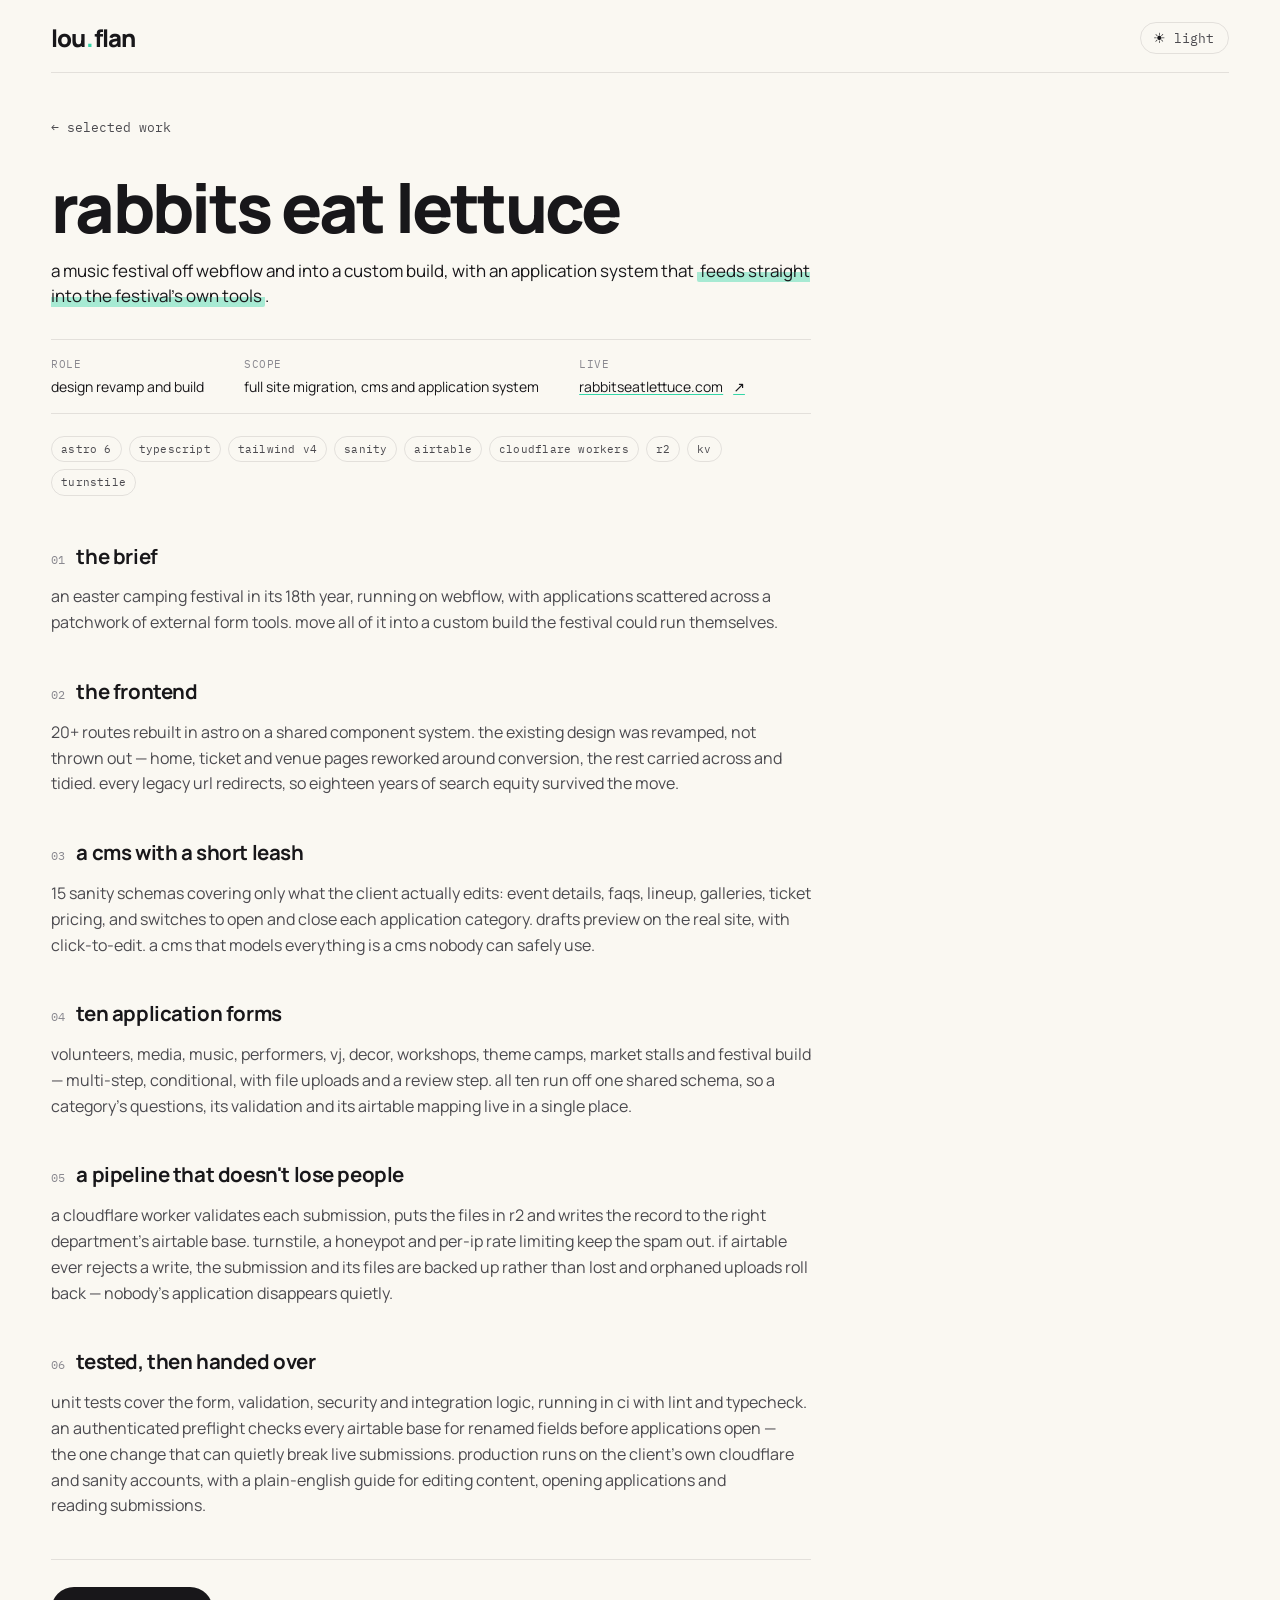
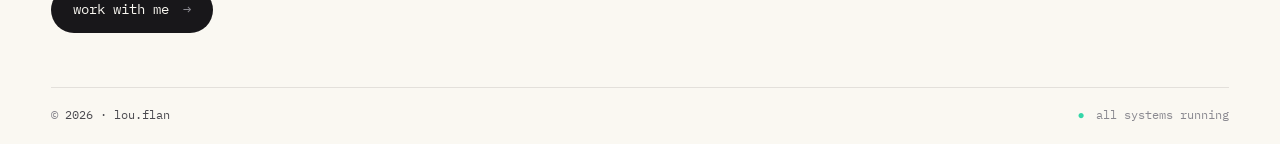
<file: work/rabbits-eat-lettuce/index.html>
<!doctype html>
<html lang="en" data-theme="light">
<head>
  <meta charset="utf-8" />
  <meta name="viewport" content="width=device-width, initial-scale=1" />
  <title>rabbits eat lettuce — case study — lou.flan</title>
  <meta name="description" content="moving a music festival off webflow into a custom astro build: 20+ routes, a sanity cms the client runs themselves, and ten application forms feeding straight into their airtable." />
  <script>
    // Apply the saved theme before first paint to avoid a flash of light theme.
    try {
      const saved = localStorage.getItem('theme');
      if (saved === 'dark' || saved === 'disco') {
        document.documentElement.dataset.theme = saved;
      }
    } catch {}
  </script>
  <link rel="icon" href="../../fav.png" type="image/png" />
  <link rel="preconnect" href="https://fonts.googleapis.com" />
  <link rel="preconnect" href="https://fonts.gstatic.com" crossorigin />
  <link rel="stylesheet" href="https://fonts.googleapis.com/css2?family=Manrope:wght@400;500;600;700;800&family=IBM+Plex+Mono:wght@400;500;600&display=swap" />
  <link rel="stylesheet" href="../../styles.css?v=3" />
</head>
<body>
  <div class="shell">
    <nav class="topnav" aria-label="primary">
      <a href="/" class="brand" aria-label="lou.flan — home">
        <span class="brandmark">
          <span>lou</span><span class="brandmark-dot" aria-hidden="true">.</span><span>flan</span>
        </span>
      </a>
      <div class="nav-right">
        <button type="button" class="theme-toggle" aria-label="Theme. Activate to cycle.">
          <span class="icon" aria-hidden="true">☀</span>
          <span class="label mono">light</span>
        </button>
      </div>
    </nav>

    <main class="doc">
      <a class="backlink mono" href="/">&larr; selected work</a>

      <header class="doc-head">
        <h1 class="doc-title">rabbits eat lettuce</h1>
        <p class="doc-standfirst">
          a music festival off webflow and into a custom build, with an application system that
          <mark>feeds straight into the festival's own tools</mark>.
        </p>

        <dl class="factlist">
          <div>
            <dt class="mono">role</dt>
            <dd>design revamp and build</dd>
          </div>
          <div>
            <dt class="mono">scope</dt>
            <dd>full site migration, cms and application system</dd>
          </div>
          <div>
            <dt class="mono">live</dt>
            <dd>
              <a class="ext" href="https://rabbitseatlettuce.com" target="_blank" rel="noopener">
                rabbitseatlettuce.com<span class="sr-only"> (opens in a new tab)</span>
                <span aria-hidden="true">&#8599;</span>
              </a>
            </dd>
          </div>
        </dl>

        <ul class="taglist mono" aria-label="stack">
          <li>astro 6</li>
          <li>typescript</li>
          <li>tailwind v4</li>
          <li>sanity</li>
          <li>airtable</li>
          <li>cloudflare workers</li>
          <li>r2</li>
          <li>kv</li>
          <li>turnstile</li>
        </ul>
      </header>

      <section class="doc-section">
        <h2 class="doc-h2"><span class="dim mono">01</span> the brief</h2>
        <p>
          an easter camping festival in its 18th year, running on webflow, with applications scattered across
          a patchwork of external form tools. move all of it into a custom build the festival could run
          themselves.
        </p>
      </section>

      <section class="doc-section">
        <h2 class="doc-h2"><span class="dim mono">02</span> the frontend</h2>
        <p>
          20+ routes rebuilt in astro on a shared component system. the existing design was revamped, not
          thrown out — home, ticket and venue pages reworked around conversion, the rest carried across and
          tidied. every legacy url redirects, so eighteen years of search equity survived the move.
        </p>
      </section>

      <section class="doc-section">
        <h2 class="doc-h2"><span class="dim mono">03</span> a cms with a short leash</h2>
        <p>
          15 sanity schemas covering only what the client actually edits: event details, faqs, lineup,
          galleries, ticket pricing, and switches to open and close each application category. drafts preview
          on the real site, with click-to-edit. a cms that models everything is a cms nobody can safely use.
        </p>
      </section>

      <section class="doc-section">
        <h2 class="doc-h2"><span class="dim mono">04</span> ten application forms</h2>
        <p>
          volunteers, media, music, performers, vj, decor, workshops, theme camps, market stalls and festival
          build — multi-step, conditional, with file uploads and a review step. all ten run off one shared
          schema, so a category's questions, its validation and its airtable mapping live in a single place.
        </p>
      </section>

      <section class="doc-section">
        <h2 class="doc-h2"><span class="dim mono">05</span> a pipeline that doesn't lose people</h2>
        <p>
          a cloudflare worker validates each submission, puts the files in r2 and writes the record to the
          right department's airtable base. turnstile, a honeypot and per-ip rate limiting keep the spam out.
          if airtable ever rejects a write, the submission and its files are backed up rather than lost and
          orphaned uploads roll back — nobody's application disappears quietly.
        </p>
      </section>

      <section class="doc-section">
        <h2 class="doc-h2"><span class="dim mono">06</span> tested, then handed over</h2>
        <p>
          unit tests cover the form, validation, security and integration logic, running in ci with lint and
          typecheck. an authenticated preflight checks every airtable base for renamed fields before
          applications open — the one change that can quietly break live submissions. production runs on the
          client's own cloudflare and sanity accounts, with a plain-english guide for editing content, opening
          applications and reading submissions.
        </p>
      </section>

      <section class="doc-cta">
        <a class="email" href="mailto:hello@lou-flan.com">
          <span>work with me</span>
          <span class="email-arrow" aria-hidden="true">→</span>
        </a>
      </section>
    </main>

    <footer class="footstrip">
      <p class="mono"><span class="dim">©</span> 2026 · lou.flan</p>
      <p class="mono dim"><span class="blink" aria-hidden="true">●</span> all systems running</p>
    </footer>
  </div>

  <script src="../../theme.js?v=3"></script>
</body>
</html>
</file>
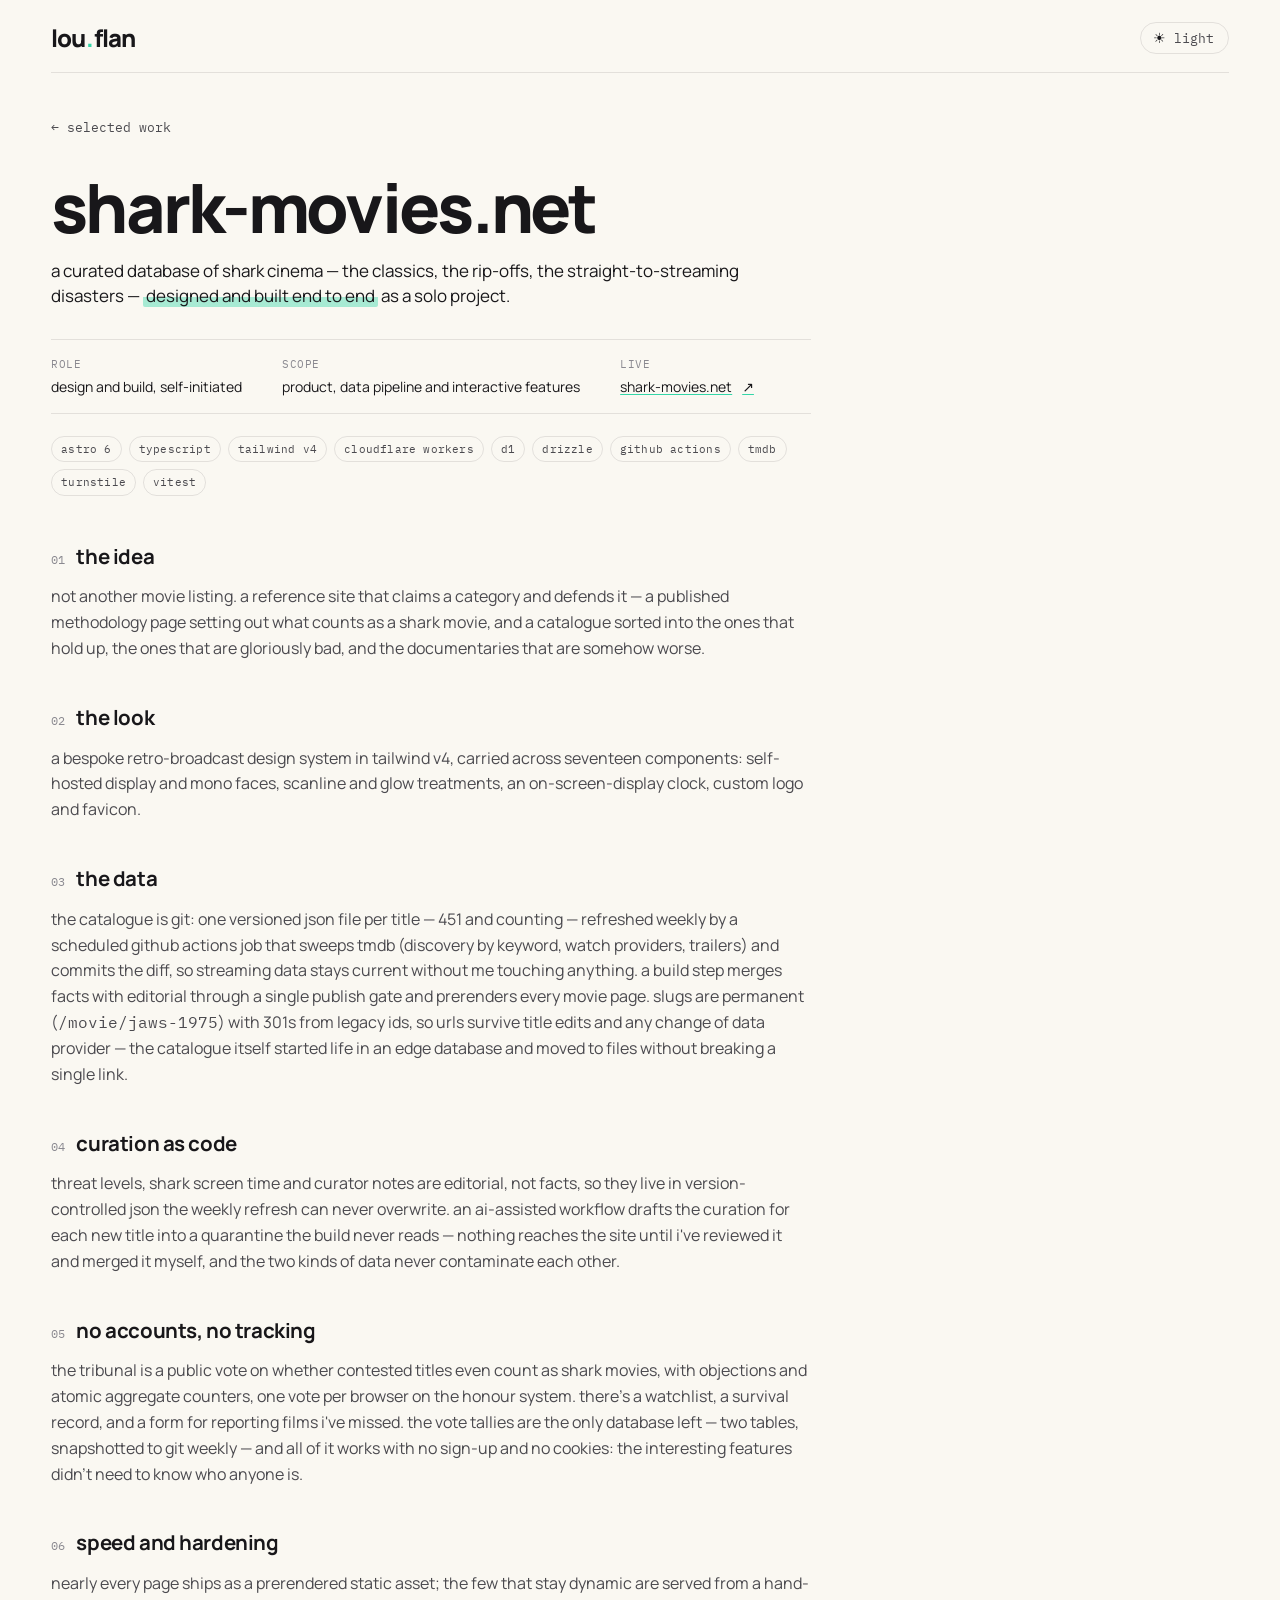
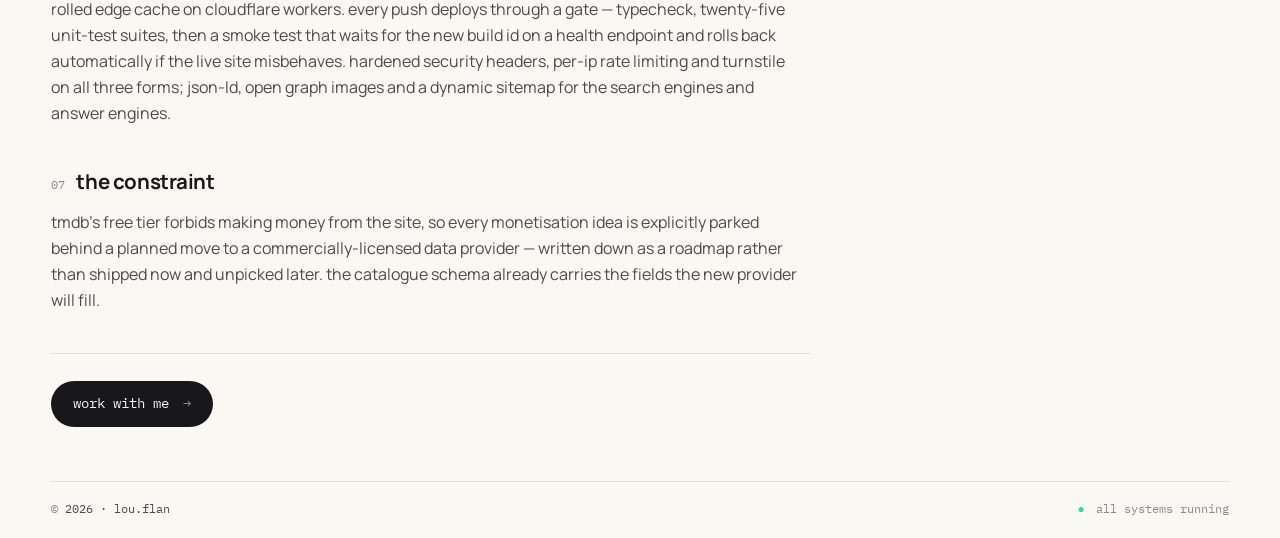
<file: work/shark-movies/index.html>
<!doctype html>
<html lang="en" data-theme="light">
<head>
  <meta charset="utf-8" />
  <meta name="viewport" content="width=device-width, initial-scale=1" />
  <title>shark-movies.net — case study — lou.flan</title>
  <meta name="description" content="a curated database of shark cinema, built solo on astro and cloudflare workers with a git-versioned catalogue, a weekly data pipeline and a public voting mechanic." />
  <script>
    // Apply the saved theme before first paint to avoid a flash of light theme.
    try {
      const saved = localStorage.getItem('theme');
      if (saved === 'dark' || saved === 'disco') {
        document.documentElement.dataset.theme = saved;
      }
    } catch {}
  </script>
  <link rel="icon" href="../../fav.png" type="image/png" />
  <link rel="preconnect" href="https://fonts.googleapis.com" />
  <link rel="preconnect" href="https://fonts.gstatic.com" crossorigin />
  <link rel="stylesheet" href="https://fonts.googleapis.com/css2?family=Manrope:wght@400;500;600;700;800&family=IBM+Plex+Mono:wght@400;500;600&display=swap" />
  <link rel="stylesheet" href="../../styles.css?v=3" />
</head>
<body>
  <div class="shell">
    <nav class="topnav" aria-label="primary">
      <a href="/" class="brand" aria-label="lou.flan — home">
        <span class="brandmark">
          <span>lou</span><span class="brandmark-dot" aria-hidden="true">.</span><span>flan</span>
        </span>
      </a>
      <div class="nav-right">
        <button type="button" class="theme-toggle" aria-label="Theme. Activate to cycle.">
          <span class="icon" aria-hidden="true">☀</span>
          <span class="label mono">light</span>
        </button>
      </div>
    </nav>

    <main class="doc">
      <a class="backlink mono" href="/">&larr; selected work</a>

      <header class="doc-head">
        <h1 class="doc-title">shark-movies.net</h1>
        <p class="doc-standfirst">
          a curated database of shark cinema — the classics, the rip-offs, the straight-to-streaming
          disasters — <mark>designed and built end to end</mark> as a solo project.
        </p>

        <dl class="factlist">
          <div>
            <dt class="mono">role</dt>
            <dd>design and build, self-initiated</dd>
          </div>
          <div>
            <dt class="mono">scope</dt>
            <dd>product, data pipeline and interactive features</dd>
          </div>
          <div>
            <dt class="mono">live</dt>
            <dd>
              <a class="ext" href="https://shark-movies.net" target="_blank" rel="noopener">
                shark-movies.net<span class="sr-only"> (opens in a new tab)</span>
                <span aria-hidden="true">&#8599;</span>
              </a>
            </dd>
          </div>
        </dl>

        <ul class="taglist mono" aria-label="stack">
          <li>astro 6</li>
          <li>typescript</li>
          <li>tailwind v4</li>
          <li>cloudflare workers</li>
          <li>d1</li>
          <li>drizzle</li>
          <li>github actions</li>
          <li>tmdb</li>
          <li>turnstile</li>
          <li>vitest</li>
        </ul>
      </header>

      <section class="doc-section">
        <h2 class="doc-h2"><span class="dim mono">01</span> the idea</h2>
        <p>
          not another movie listing. a reference site that claims a category and defends it — a published
          methodology page setting out what counts as a shark movie, and a catalogue sorted into the ones that
          hold up, the ones that are gloriously bad, and the documentaries that are somehow worse.
        </p>
      </section>

      <section class="doc-section">
        <h2 class="doc-h2"><span class="dim mono">02</span> the look</h2>
        <p>
          a bespoke retro-broadcast design system in tailwind v4, carried across seventeen components:
          self-hosted display and mono faces, scanline and glow treatments, an on-screen-display clock, custom
          logo and favicon.
        </p>
      </section>

      <section class="doc-section">
        <h2 class="doc-h2"><span class="dim mono">03</span> the data</h2>
        <p>
          the catalogue is git: one versioned json file per title — 451 and counting — refreshed weekly by
          a scheduled github actions job that sweeps tmdb (discovery by keyword, watch providers, trailers)
          and commits the diff, so streaming data stays current without me touching anything. a build step
          merges facts with editorial through a single publish gate and prerenders every movie page. slugs
          are permanent (<span class="mono">/movie/jaws-1975</span>) with 301s from legacy ids, so urls
          survive title edits and any change of data provider — the catalogue itself started life in an
          edge database and moved to files without breaking a single link.
        </p>
      </section>

      <section class="doc-section">
        <h2 class="doc-h2"><span class="dim mono">04</span> curation as code</h2>
        <p>
          threat levels, shark screen time and curator notes are editorial, not facts, so they live in
          version-controlled json the weekly refresh can never overwrite. an ai-assisted workflow drafts
          the curation for each new title into a quarantine the build never reads — nothing reaches the
          site until i've reviewed it and merged it myself, and the two kinds of data never contaminate
          each other.
        </p>
      </section>

      <section class="doc-section">
        <h2 class="doc-h2"><span class="dim mono">05</span> no accounts, no tracking</h2>
        <p>
          the tribunal is a public vote on whether contested titles even count as shark movies, with
          objections and atomic aggregate counters, one vote per browser on the honour system. there's a
          watchlist, a survival record, and a form for reporting films i've missed. the vote tallies are
          the only database left — two tables, snapshotted to git weekly — and all of it works with no
          sign-up and no cookies: the interesting features didn't need to know who anyone is.
        </p>
      </section>

      <section class="doc-section">
        <h2 class="doc-h2"><span class="dim mono">06</span> speed and hardening</h2>
        <p>
          nearly every page ships as a prerendered static asset; the few that stay dynamic are served from
          a hand-rolled edge cache on cloudflare workers. every push deploys through a gate — typecheck,
          twenty-five unit-test suites, then a smoke test that waits for the new build id on a health
          endpoint and rolls back automatically if the live site misbehaves. hardened security headers,
          per-ip rate limiting and turnstile on all three forms; json-ld, open graph images and a dynamic
          sitemap for the search engines and answer engines.
        </p>
      </section>

      <section class="doc-section">
        <h2 class="doc-h2"><span class="dim mono">07</span> the constraint</h2>
        <p>
          tmdb's free tier forbids making money from the site, so every monetisation idea is explicitly
          parked behind a planned move to a commercially-licensed data provider — written down as a roadmap
          rather than shipped now and unpicked later. the catalogue schema already carries the fields the
          new provider will fill.
        </p>
      </section>

      <section class="doc-cta">
        <a class="email" href="mailto:hello@lou-flan.com">
          <span>work with me</span>
          <span class="email-arrow" aria-hidden="true">→</span>
        </a>
      </section>
    </main>

    <footer class="footstrip">
      <p class="mono"><span class="dim">©</span> 2026 · lou.flan</p>
      <p class="mono dim"><span class="blink" aria-hidden="true">●</span> all systems running</p>
    </footer>
  </div>

  <script src="../../theme.js?v=3"></script>
</body>
</html>
</file>
<file: styles.css>
:root {
  --accent: #34d6a8;
  --accent-text: #0b3a2c;
  --highlight: rgba(52, 214, 168, .42);
  --card-mint: #d6f3e6;

  --bg: #faf8f2;
  --ink: #18171a;
  --ink-2: #4b4a4f;
  --ink-3: #8a8990;
  --rule: rgba(20, 18, 22, .10);

  --ham-bg: #cdeee4;

  --sans: 'Manrope', ui-sans-serif, system-ui, -apple-system, 'Helvetica Neue', Arial, sans-serif;
  --mono: 'IBM Plex Mono', ui-monospace, SFMono-Regular, Menlo, monospace;

  --pad: clamp(24px, 4vw, 64px);
  --max: 1400px;
}
[data-theme="dark"] {
  color-scheme: dark;

  --bg: #1d1d1d;
  --ink: #fdfdfd;
  --ink-2: #d4d4d4;
  --ink-3: #575757;
  --rule: rgba(253, 253, 253, .12);

  --accent: #e91e63;
  --accent-text: #fdfdfd;
  --highlight: rgba(233, 30, 99, .20);
  --accent-dim: rgba(233, 30, 99, .28);
  --accent-mint: #e91e63;

  --ham-bg: #f45974;
  --card-mint: #2d0f1c;
  --card-border: rgba(233, 30, 99, .36);
  --card-text: #fdfdfd;
  --card-muted: #d4d4d4;
}
[data-theme="dark"] body {
  background: var(--bg);
}

[data-theme="disco"] {
  color-scheme: dark;

  --bg: #080711;
  --ink: #fbf7ff;
  --ink-2: #d8d0e6;
  --ink-3: #b8accb;
  --rule: rgba(251, 247, 255, .18);

  --accent: #7edbff;
  --accent-text: #100b18;
  --highlight: rgba(126, 219, 255, .28);

  --ham-bg: rgba(251, 247, 255, .07);
  --card-mint: #201437;
  --card-border: rgba(251, 247, 255, .18);
  --card-text: #fbf7ff;
  --card-muted: #d8d0e6;
}
[data-theme="disco"] body {
  color: var(--ink);
}
[data-theme="disco"] .stage {
  background: url('disco_d.jpg') center center / cover no-repeat;
  position: relative;
}
[data-theme="disco"] .stage::before {
  content: "";
  position: absolute;
  inset: 0;
  pointer-events: none;
  background: rgba(8, 7, 17, .22);
}
[data-theme="disco"] .stage > * { display: none; }
[data-theme="disco"] .shell { min-height: 100svh; }
[data-theme="disco"] .blink {
  animation: pulseDot 1.6s ease-in-out infinite, discoHue 5s linear infinite;
}
@keyframes discoHue {
  to { filter: hue-rotate(360deg); }
}

* { box-sizing: border-box; }
html, body { margin: 0; padding: 0; }
body {
  background: var(--bg);
  color: var(--ink);
  font-family: var(--sans);
  font-size: 17px;
  line-height: 1.55;
  -webkit-font-smoothing: antialiased;
  text-rendering: optimizeLegibility;
}
a { color: inherit; text-decoration: none; }
.mono { font-family: var(--mono); }
.dim { color: var(--ink-3); }

/* visually hidden but available to assistive tech */
.sr-only {
  position: absolute;
  width: 1px;
  height: 1px;
  padding: 0;
  margin: -1px;
  overflow: hidden;
  clip: rect(0, 0, 0, 0);
  white-space: nowrap;
  border: 0;
}

/* default keyboard focus ring for any interactive element that doesn't
   override it (brand, work links, recognition links, etc.) */
a:focus-visible,
button:focus-visible {
  outline: 2px solid currentColor;
  outline-offset: 4px;
  border-radius: 2px;
}

mark {
  background: linear-gradient(transparent 58%, var(--highlight) 58%);
  color: var(--ink);
  padding: 0 3px;
  border-radius: 2px;
}
[data-theme="dark"] mark {
  background: linear-gradient(transparent 58%, var(--accent-dim) 58%);
  color: var(--ink);
}
[data-theme="dark"] .col a {
  text-decoration-line: underline;
  text-decoration-color: #e91e63;
  text-decoration-thickness: .1em;
  text-underline-offset: .08em;
}
[data-theme="dark"] .col a mark { background: none; }
[data-theme="dark"] .headline .accent { color: var(--accent); }
[data-theme="dark"] .pulse { color: var(--accent-mint); }
[data-theme="dark"] .blink { color: var(--accent); }

/* shell */
.shell {
  min-height: 100svh;
  max-width: var(--max);
  margin: 0 auto;
  padding: 0 var(--pad);
  display: grid;
  grid-template-rows: auto 1fr auto;
}

/* nav */
.topnav {
  display: flex;
  align-items: center;
  justify-content: space-between;
  padding: 22px 0 18px;
  border-bottom: 1px solid var(--rule);
}
.brand { display: inline-flex; align-items: end; line-height: 0; }
.brandmark {
  display: inline-flex;
  align-items: baseline;
  font-family: var(--sans);
  font-weight: 800;
  font-size: 24px;
  letter-spacing: -0.04em;
  color: var(--ink);
  line-height: 1;
}
.brandmark-dot { color: var(--accent); display: inline-block; margin: 0 1px; }
.brand:hover .brandmark { color: var(--accent); }

.nav-status {
  font-size: 12px;
  color: var(--ink-2);
  margin: 0;
  display: inline-flex;
  align-items: center;
  gap: 6px;
}

.nav-right {
  display: inline-flex;
  align-items: center;
  gap: 14px;
}
.theme-toggle {
  font-family: var(--mono);
  font-size: 13px;
  background: transparent;
  border: 1px solid var(--rule);
  border-radius: 999px;
  min-height: 32px;
  padding: 6px 14px 6px 12px;
  color: var(--ink);
  cursor: pointer;
  display: inline-flex;
  align-items: center;
  gap: 8px;
  line-height: 1;
  transition: border-color .15s, background .15s, color .15s;
}
.theme-toggle:hover { background: var(--rule); border-color: var(--ink-3); }
.theme-toggle .icon { font-size: 14px; line-height: 1; }
.theme-toggle .label { color: var(--ink-2); }
[data-theme="disco"] .theme-toggle { background: var(--bg); border-color: rgba(255, 255, 255, .25); }

/* stage */
.stage {
  display: flex;
  flex-direction: column;
  gap: clamp(40px, 6vh, 72px);
  padding: clamp(44px, 6vh, 72px) 0 clamp(28px, 4vh, 44px);
}

/* hero row */
.hero-row {
  display: grid;
  grid-template-columns: minmax(0, 1fr) auto;
  gap: clamp(28px, 5vw, 80px);
  align-items: start;
}

.hero-left { display: flex; flex-direction: column; min-width: 0; }

.headline {
  font-family: var(--sans);
  font-weight: 800;
  font-size: clamp(48px, 9.2vw, 144px);
  line-height: .95;
  letter-spacing: -0.05em;
  margin: 0 0 clamp(26px, 2.8vh, 40px);
  color: var(--ink);
  text-wrap: balance;
}
.headline .accent { color: var(--accent); }

.bio {
  max-width: 720px;
  font-size: clamp(18px, 1.35vw, 23px);
  line-height: 1.4;
  color: var(--ink);
  margin: 0 0 14px;
  text-wrap: pretty;
}
.bio-sub {
  max-width: 720px;
  font-size: clamp(14px, 1vw, 16px);
  line-height: 1.5;
  color: var(--ink-3);
  margin: 0 0 clamp(28px, 3vh, 40px);
}

.contact-row {
  display: flex;
  align-items: center;
  flex-wrap: wrap;
  gap: 14px 22px;
  margin-top: auto;
}
.email {
  display: inline-flex;
  align-items: center;
  gap: 14px;
  font-family: var(--mono);
  font-size: clamp(14px, 1vw, 17px);
  padding: 12px 22px;
  background: var(--ink);
  color: var(--bg);
  border-radius: 999px;
  white-space: nowrap;
  transition: background .15s, transform .15s, color .15s;
}
.email:hover,
.email:focus-visible {
  transform: translateY(-2px);
  background: var(--accent);
  color: var(--accent-text);
}
.email:focus-visible {
  outline: 2px solid currentColor;
  outline-offset: 4px;
}
.email-arrow { color: var(--ink-3); transition: color .15s; }
.email:hover .email-arrow,
.email:focus-visible .email-arrow { color: var(--accent-text); }

.contact-note {
  font-size: 12px;
  color: var(--ink-2);
  margin: 0;
  display: inline-flex;
  align-items: center;
  gap: 6px;
}
.pulse {
  color: var(--accent);
  font-size: 1em;
  animation: pulseDot 1.6s ease-in-out infinite;
}
@keyframes pulseDot {
  0%, 100% { opacity: .4; transform: scale(.92); }
  50% { opacity: 1; transform: scale(1.1); }
}

/* hero hamster (top-right) */
.hero-hamster {
  display: flex;
  flex-direction: column;
  align-items: center;
  gap: 8px;
}
.hero-hamster .tiny { font-size: 11px; color: var(--ink-3); margin: 0; }

/* 3-col grid */
.grid-row {
  display: grid;
  grid-template-columns: 1.4fr 1fr 1.1fr;
  gap: 0;
  border-top: 1px solid var(--rule);
  padding-top: clamp(20px, 3vh, 32px);
}
.col {
  padding: 0 clamp(16px, 1.4vw, 28px);
  border-left: 1px solid var(--rule);
  display: flex;
  flex-direction: column;
  gap: 16px;
  min-width: 0;
}
.col:first-child { padding-left: 0; border-left: 0; }
.grid-row > .col:last-child { padding-right: 0; }

.col-title {
  font-size: 12px;
  font-weight: 500;
  letter-spacing: .04em;
  color: var(--ink);
  margin: 0;
  display: flex;
  flex-wrap: wrap;
  align-items: center;
  gap: 8px;
  min-width: 0;
}
.col-title .dim { padding-right: 2px; }

.col p {
  font-size: 13.5px;
  line-height: 1.55;
  color: var(--ink-2);
  margin: 0;
}
.col p + p { margin-top: 10px; }

/* useful for */
.useful {
  list-style: none;
  margin: 0;
  padding: 0;
  display: flex;
  flex-direction: column;
  gap: 8px;
}
.useful li {
  font-size: 13.5px;
  color: var(--ink);
  display: inline-flex;
  align-items: baseline;
  gap: 10px;
}
.useful .arrow { color: var(--accent); font-family: var(--mono); }

/* recognition */
.recog {
  list-style: none;
  margin: 0;
  padding: 0;
  display: flex;
  flex-direction: column;
}
.recog li {
  padding: 10px 0;
  border-top: 1px solid var(--rule);
  font-size: 13.5px;
  line-height: 1.35;
}
.recog li:first-child { border-top: 0; padding-top: 2px; }
.recog li b { font-weight: 600; }

/* selected work card */
.card-work {
  background: var(--card-mint);
  border-radius: 14px;
  padding: 22px;
  display: flex;
  flex-direction: column;
  gap: 12px;
  margin-left: clamp(12px, 1.4vw, 24px);
  min-width: 0;
  overflow-wrap: anywhere;
}
.card-work .col-title { color: var(--accent-text); font-size: 12.5px; }
.card-work p {
  font-size: 14px;
  line-height: 1.55;
  color: var(--accent-text);
  margin: 0;
}
.pill {
  font-family: var(--mono);
  font-size: 10.5px;
  padding: 3px 8px;
  background: var(--bg);
  color: var(--ink-2);
  border-radius: 999px;
  letter-spacing: .02em;
}
.worklist {
  list-style: none;
  margin: 0;
  padding: 0;
  display: flex;
  flex-direction: column;
}
.worklist li {
  padding: 11px 0;
  border-top: 1px solid rgba(11, 58, 44, .16);
}
.worklist li:first-child { border-top: 0; padding-top: 2px; }
.worklist a,
.card-work p.work-linkrow {
  display: flex;
  align-items: baseline;
  justify-content: space-between;
  gap: 10px;
  color: var(--accent-text);
  font-size: 14.5px;
  font-weight: 600;
  text-decoration: none;
}
.worklist a:hover .work-name,
.work-name:hover { text-decoration: underline; }
.work-arrow {
  font-size: 13px;
  transition: transform .15s;
}
.worklist a:hover .work-arrow,
a.work-arrow:hover { transform: translate(2px, -2px); }
.card-work p.work-title {
  font-size: 14.5px;
  font-weight: 600;
  color: var(--accent-text);
}
.work-title .pill { margin-left: 6px; }
.card-work p.work-role {
  margin-top: 5px;
  font-size: 10.5px;
  letter-spacing: .04em;
  text-transform: uppercase;
  opacity: .62;
}
.card-work p.work-note {
  margin-top: 3px;
  font-size: 13px;
  opacity: .8;
}

[data-theme="dark"] .card-work {
  background: var(--card-mint);
  border: 1px solid var(--card-border);
}
[data-theme="dark"] .card-work .col-title { color: var(--card-text); }
[data-theme="dark"] .card-work p { color: var(--card-muted); }
[data-theme="dark"] .card-work .pill {
  background: rgba(248, 243, 236, .10);
  color: var(--card-muted);
}
[data-theme="dark"] .worklist li { border-top-color: var(--card-border); }
[data-theme="dark"] .worklist a,
[data-theme="dark"] .card-work p.work-linkrow,
[data-theme="dark"] .card-work p.work-title { color: var(--card-text); }
[data-theme="dark"] .card-work p.work-note { opacity: 1; }
[data-theme="dark"] .card-work p.work-role { opacity: .72; }

/* footer */
.footstrip {
  display: flex;
  justify-content: space-between;
  flex-wrap: wrap;
  gap: 10px;
  padding: 18px 0 20px;
  border-top: 1px solid var(--rule);
  font-size: 12px;
  color: var(--ink-2);
}
.footstrip p { margin: 0; }
.blink {
  color: var(--accent);
  animation: pulseDot 1.6s ease-in-out infinite;
  display: inline-block;
  margin-right: 4px;
}

/* hamster wheel */
.ham-wrap {
  display: inline-flex;
  align-items: center;
  justify-content: center;
  width: 210px;
  height: 210px;
  background: var(--ham-bg);
  border-radius: 18px;
  overflow: hidden;
}
.ham-wrap svg { width: 92%; height: 92%; display: block; }

.ham-wrap .wheel {
  transform-box: fill-box;
  transform-origin: center;
  animation: wheelSpin 1s linear infinite;
}
@keyframes wheelSpin {
  from { transform: rotate(0); }
  to   { transform: rotate(-360deg); }
}

.ham-wrap .leg {
  transform-box: fill-box;
  transform-origin: 50% 0;
  animation: legSwing .14s ease-in-out infinite alternate;
}
.ham-wrap .leg-1 { animation-delay: 0s; }
.ham-wrap .leg-2 { animation-delay: -.03s; }
.ham-wrap .leg-3 { animation-delay: -.06s; }
.ham-wrap .leg-4 { animation-delay: -.09s; }
@keyframes legSwing {
  from { transform: translate(-2px, -15px) rotate(40deg); }
  to   { transform: translate( 2px,   0)   rotate(-20deg); }
}

.ham-wrap #eyelid,
.ham-wrap #eyelid2 { opacity: 0; animation: hamBlink 3.4s ease-in-out infinite; }
@keyframes hamBlink {
  0%, 94%, 100% { opacity: 0; }
  96%, 98%      { opacity: 1; }
}

/* orange hamster orbits the wheel centre */
.ham-wrap #hamster {
  transform-box: view-box;
  transform-origin: 331px 312px;
  animation: wheelSpin 1s linear infinite;
}
.ham-wrap #hamster .leg { animation: none; }

/* grey hamster runs in place with a tiny rotational sway */
.ham-wrap #hamster2 {
  transform-box: fill-box;
  transform-origin: center;
  animation: ham2Sway 1s ease-in-out infinite alternate;
}
@keyframes ham2Sway {
  from { transform: rotate(-2deg); }
  to   { transform: rotate(0); }
}

@media (prefers-reduced-motion: reduce) {
  .ham-wrap .wheel,
  .ham-wrap .leg,
  .ham-wrap #eyelid,
  .ham-wrap #eyelid2,
  .ham-wrap #hamster,
  .ham-wrap #hamster2,
  .pulse, .blink { animation: none; }

  /* disco: freeze rainbow shift, hue rotation and any other infinite loops */
  [data-theme="disco"] *,
  [data-theme="disco"] *::before,
  [data-theme="disco"] *::after {
    animation-duration: .001ms !important;
    animation-iteration-count: 1 !important;
    scroll-behavior: auto !important;
  }
}

/* responsive */
@media (max-width: 1080px) {
  .grid-row { grid-template-columns: 1fr 1fr; row-gap: 32px; }
  .col:nth-child(3) { padding-left: 0; border-left: 0; }
  .card-work { margin-left: 0; grid-column: 1 / -1; }
}
@media (max-width: 720px) {
  .hero-row { grid-template-columns: 1fr; }
  .hero-hamster { order: -1; align-self: flex-start; align-items: flex-start; }
  .grid-row { grid-template-columns: 1fr; }
  .col { padding: 0; border-left: 0; }
  .shell { min-height: auto; }
}
@media (max-width: 720px) {
  [data-theme="disco"] .stage {
    background: url('disco_m.jpg') center center / cover no-repeat;
  }
}

/* desktop: the whole page fits one viewport — never scrolls.
   every size below is height-aware (min(vw, vh)) so the layout breathes on
   tall screens and compresses on short laptops instead of clipping. */
@media (min-width: 1081px) {
  html[data-page="home"],
  [data-page="home"] body { overflow: hidden; height: 100svh; }
  [data-page="home"] .shell {
    height: 100svh;
    min-height: 0;
    grid-template-rows: auto minmax(0, 1fr) auto;
    overflow: hidden;
  }

  [data-page="home"] .topnav { padding: clamp(10px, 1.8vh, 26px) 0 clamp(8px, 1.5vh, 22px); }
  [data-page="home"] .footstrip { padding: clamp(8px, 1.4vh, 20px) 0 clamp(10px, 1.6vh, 22px); }

  /* hero at the top, work grid at the bottom, slack shared between them */
  [data-page="home"] .stage {
    min-height: 0;
    overflow: hidden;
    justify-content: space-between;
    padding: clamp(12px, 1.9vh, 44px) 0 clamp(6px, 1vh, 20px);
    gap: clamp(10px, 1.7vh, 48px);
  }

  [data-page="home"] .headline {
    font-size: clamp(36px, min(6.4vw, 6.9vh), 104px);
    line-height: .92;
    margin: 0 0 clamp(8px, 1.2vh, 32px);
  }
  [data-page="home"] .bio {
    font-size: clamp(14px, min(1.25vw, 1.9vh), 22px);
    line-height: 1.4;
    margin-bottom: clamp(6px, .85vh, 16px);
  }
  [data-page="home"] .bio-sub {
    font-size: clamp(12px, min(1vw, 1.6vh), 17px);
    margin-bottom: clamp(8px, 1.5vh, 34px);
  }
  [data-page="home"] .contact-row { padding-top: 0; }
  [data-page="home"] .ham-wrap { width: min(210px, 17vh); height: min(210px, 17vh); }
  [data-page="home"] .hero-hamster { gap: 4px; }

  [data-page="home"] .grid-row { padding-top: clamp(4px, .75vh, 20px); }
  [data-page="home"] .col { gap: clamp(6px, 1vh, 14px); }
  [data-page="home"] .col p + p { margin-top: clamp(3px, .7vh, 9px); }
  [data-page="home"] .recog li { padding: clamp(3px, .6vh, 9px) 0; }

  [data-page="home"] .card-work {
    padding: clamp(10px, 1.8vh, 24px);
    gap: clamp(4px, .9vh, 12px);
  }
  [data-page="home"] .card-work .col-title { font-size: clamp(11px, 1.4vh, 13px); }
  [data-page="home"] .worklist li { padding: clamp(2px, .7vh, 11px) 0; }
  [data-page="home"] .worklist a,
  [data-page="home"] .card-work p.work-linkrow,
  [data-page="home"] .card-work p.work-title { font-size: clamp(13px, 1.7vh, 15.5px); }
  [data-page="home"] .card-work p.work-role {
    margin-top: clamp(1px, .3vh, 5px);
    font-size: clamp(9.5px, 1.2vh, 11.5px);
  }
  [data-page="home"] .card-work p.work-note {
    margin-top: clamp(1px, .2vh, 4px);
    font-size: clamp(11.5px, 1.5vh, 14.5px);
  }
}

/* tall desktop screens: spend the extra height on the columns and the work
   card instead of leaving a slack band between the hero and the grid. */
@media (min-width: 1081px) and (min-height: 1100px) {
  [data-page="home"] .headline {
    font-size: clamp(36px, min(6.4vw, 7.4vh), 112px);
    margin: 0 0 clamp(8px, 1.7vh, 40px);
  }
  [data-page="home"] .bio { font-size: clamp(14px, min(1.25vw, 2.1vh), 24px); }
  [data-page="home"] .bio-sub { margin-bottom: clamp(8px, 2.4vh, 44px); }
  [data-page="home"] .col { gap: clamp(10px, 1.5vh, 20px); }
  [data-page="home"] .col p + p { margin-top: clamp(6px, 1.1vh, 14px); }
  [data-page="home"] .recog li { padding: clamp(7px, .9vh, 16px) 0; }
  [data-page="home"] .card-work {
    padding: clamp(18px, 2vh, 34px);
    gap: clamp(8px, 1.1vh, 16px);
  }
  [data-page="home"] .worklist li { padding: clamp(8px, 1.05vh, 20px) 0; }
  [data-page="home"] .card-work p.work-role { margin-top: clamp(3px, .5vh, 7px); }
  [data-page="home"] .card-work p.work-note { margin-top: clamp(2px, .4vh, 6px); }
}

/* ---------- case study / document pages ---------- */
.doc {
  display: flex;
  flex-direction: column;
  max-width: 760px;
  padding: clamp(28px, 5vh, 56px) 0 clamp(40px, 6vh, 72px);
}

.backlink {
  align-self: flex-start;
  font-size: 12.5px;
  color: var(--ink-2);
  margin-bottom: clamp(24px, 4vh, 40px);
  transition: color .15s, transform .15s;
}
.backlink:hover { color: var(--ink); transform: translateX(-3px); }

.doc-head { margin-bottom: clamp(32px, 5vh, 52px); }
.doc-title {
  font-family: var(--sans);
  font-weight: 800;
  font-size: clamp(38px, 5.6vw, 68px);
  line-height: 1;
  letter-spacing: -0.04em;
  margin: 0 0 clamp(14px, 2vh, 22px);
  color: var(--ink);
  text-wrap: balance;
}
.doc-standfirst {
  font-size: clamp(17px, 1.3vw, 21px);
  line-height: 1.45;
  color: var(--ink);
  margin: 0 0 clamp(22px, 3.4vh, 34px);
  text-wrap: pretty;
}

.factlist {
  display: flex;
  flex-wrap: wrap;
  gap: 10px 40px;
  margin: 0 0 22px;
  padding: 16px 0;
  border-top: 1px solid var(--rule);
  border-bottom: 1px solid var(--rule);
}
.factlist div { min-width: 0; }
.factlist dt {
  font-size: 10.5px;
  letter-spacing: .05em;
  text-transform: uppercase;
  color: var(--ink-3);
  margin-bottom: 3px;
}
.factlist dd {
  margin: 0;
  font-size: 14px;
  color: var(--ink);
}
.ext {
  display: inline-flex;
  align-items: baseline;
  gap: 5px;
  text-decoration: underline;
  text-decoration-color: var(--accent);
  text-decoration-thickness: .1em;
  text-underline-offset: .16em;
}
.ext:hover { color: var(--accent); }

.taglist {
  display: flex;
  flex-wrap: wrap;
  gap: 7px;
  list-style: none;
  margin: 0;
  padding: 0;
}
.taglist li {
  font-size: 10.5px;
  letter-spacing: .02em;
  padding: 4px 9px;
  color: var(--ink-2);
  border: 1px solid var(--rule);
  border-radius: 999px;
}

.doc-section { margin-bottom: clamp(28px, 4.4vh, 44px); }
.doc-h2 {
  display: flex;
  align-items: baseline;
  gap: 12px;
  font-size: clamp(19px, 1.6vw, 24px);
  font-weight: 700;
  letter-spacing: -0.02em;
  margin: 0 0 12px;
  color: var(--ink);
}
.doc-h2 .dim { font-size: 12px; font-weight: 400; }
.doc-section p {
  font-size: 16px;
  line-height: 1.62;
  color: var(--ink-2);
  margin: 0 0 12px;
  text-wrap: pretty;
}
.doc-section p:last-child { margin-bottom: 0; }

.doc-cta {
  display: flex;
  align-items: center;
  flex-wrap: wrap;
  gap: 12px 20px;
  padding-top: clamp(20px, 3vh, 32px);
  border-top: 1px solid var(--rule);
}
[data-theme="dark"] .ext { text-decoration-color: var(--accent); }
[data-theme="disco"] .taglist li { border-color: var(--rule); }
</file>
